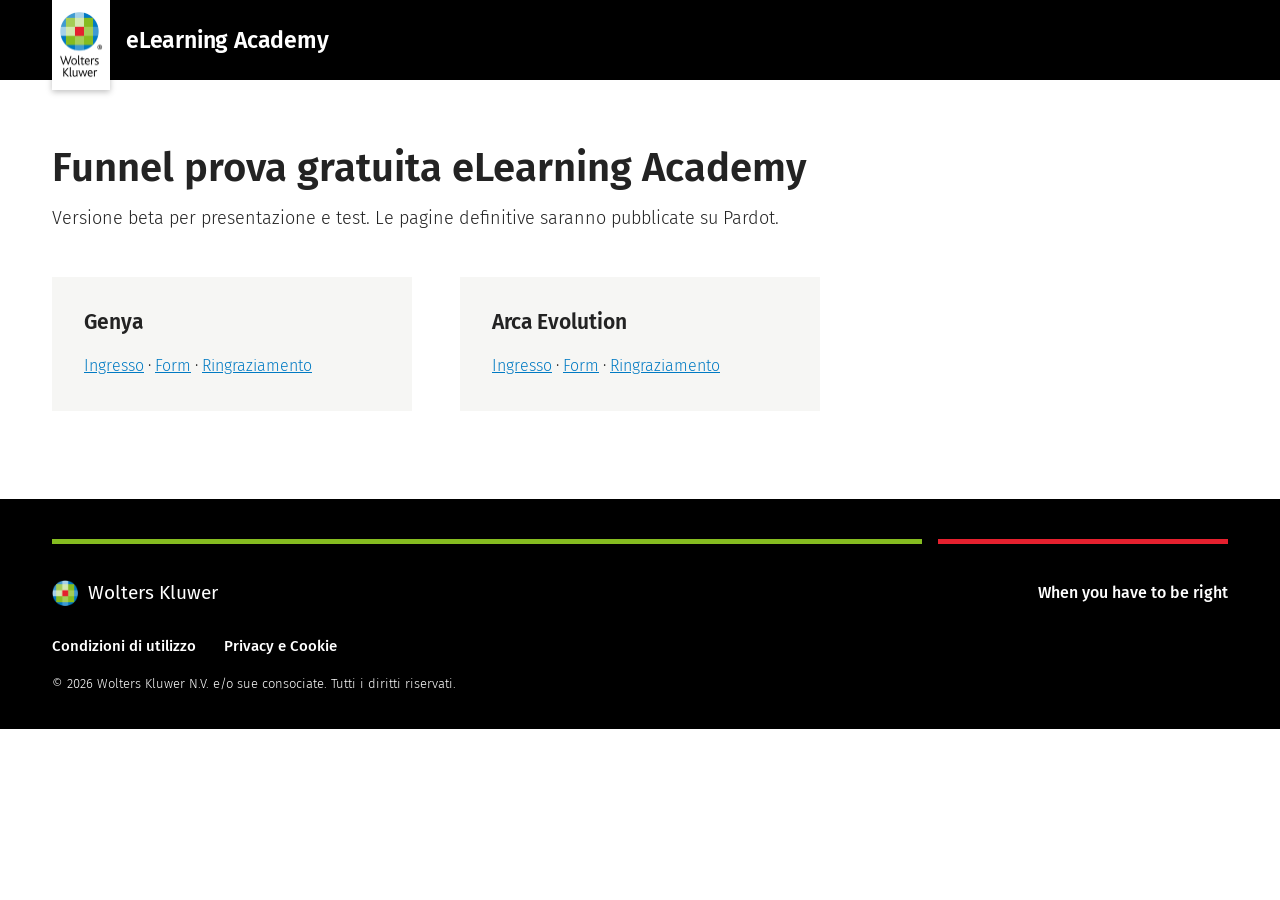
<file: index.html>
<!doctype html>
<html lang="it">
<head>
<meta charset="utf-8">
<meta name="viewport" content="width=device-width,initial-scale=1">
<title>Funnel prova gratuita eLearning Academy – beta</title>
<meta name="description" content="Indice dei funnel di prova">
<!-- BETA su GitHub Pages: non indicizzare. Togliere in Pardot se la pagina deve essere indicizzata. -->
<meta name="robots" content="noindex,nofollow">
<link rel="icon" href="assets/img/wk-globe.png">
<link rel="stylesheet" href="assets/css/funnel.css">
</head>
<body>
<a class="skip" href="#main">Vai al contenuto</a>
<header class="hd"><div class="wrap">
  <span class="logo-tab"><img src="assets/img/wk-logo-stacked.png" alt="Wolters Kluwer" width="44" height="68"></span>
  <span class="brand">eLearning Academy</span>
</div></header>

<main id="main" class="fp"><div class="wrap">
  <h1>Funnel prova gratuita eLearning Academy</h1>
  <p class="sub">Versione beta per presentazione e test. Le pagine definitive saranno pubblicate su Pardot.</p>
  <ul class="cards" style="text-align:left;margin-top:0">
    <li class="side"><h2>Genya</h2><p><a href="genya/index.html">Ingresso</a> · <a href="genya/form.html">Form</a> · <a href="genya/grazie.html">Ringraziamento</a></p></li>
    <li class="side"><h2>Arca Evolution</h2><p><a href="arca/index.html">Ingresso</a> · <a href="arca/form.html">Form</a> · <a href="arca/grazie.html">Ringraziamento</a></p></li>
  </ul>
</div></main>
<footer class="ft"><div class="wrap">
  <div class="bars" aria-hidden="true"><i class="bar-g"></i><i class="bar-r"></i></div>
  <div class="row">
    <div class="wk"><img src="assets/img/wk-globe.png" alt="" width="26" height="26">Wolters Kluwer</div>
    <div class="tag">When you have to be right</div>
  </div>
  <nav class="legal" aria-label="Note legali">
    <a href="https://www.wolterskluwer.com/it-it/terms-of-use" target="_blank" rel="noopener">Condizioni di utilizzo</a>
    <a href="https://www.wolterskluwer.com/it-it/privacy-cookies" target="_blank" rel="noopener">Privacy e Cookie</a>
  </nav>
  <div class="copy">© 2026 Wolters Kluwer N.V. e/o sue consociate. Tutti i diritti riservati.</div>
</div></footer>
</body>
</html>
</file>
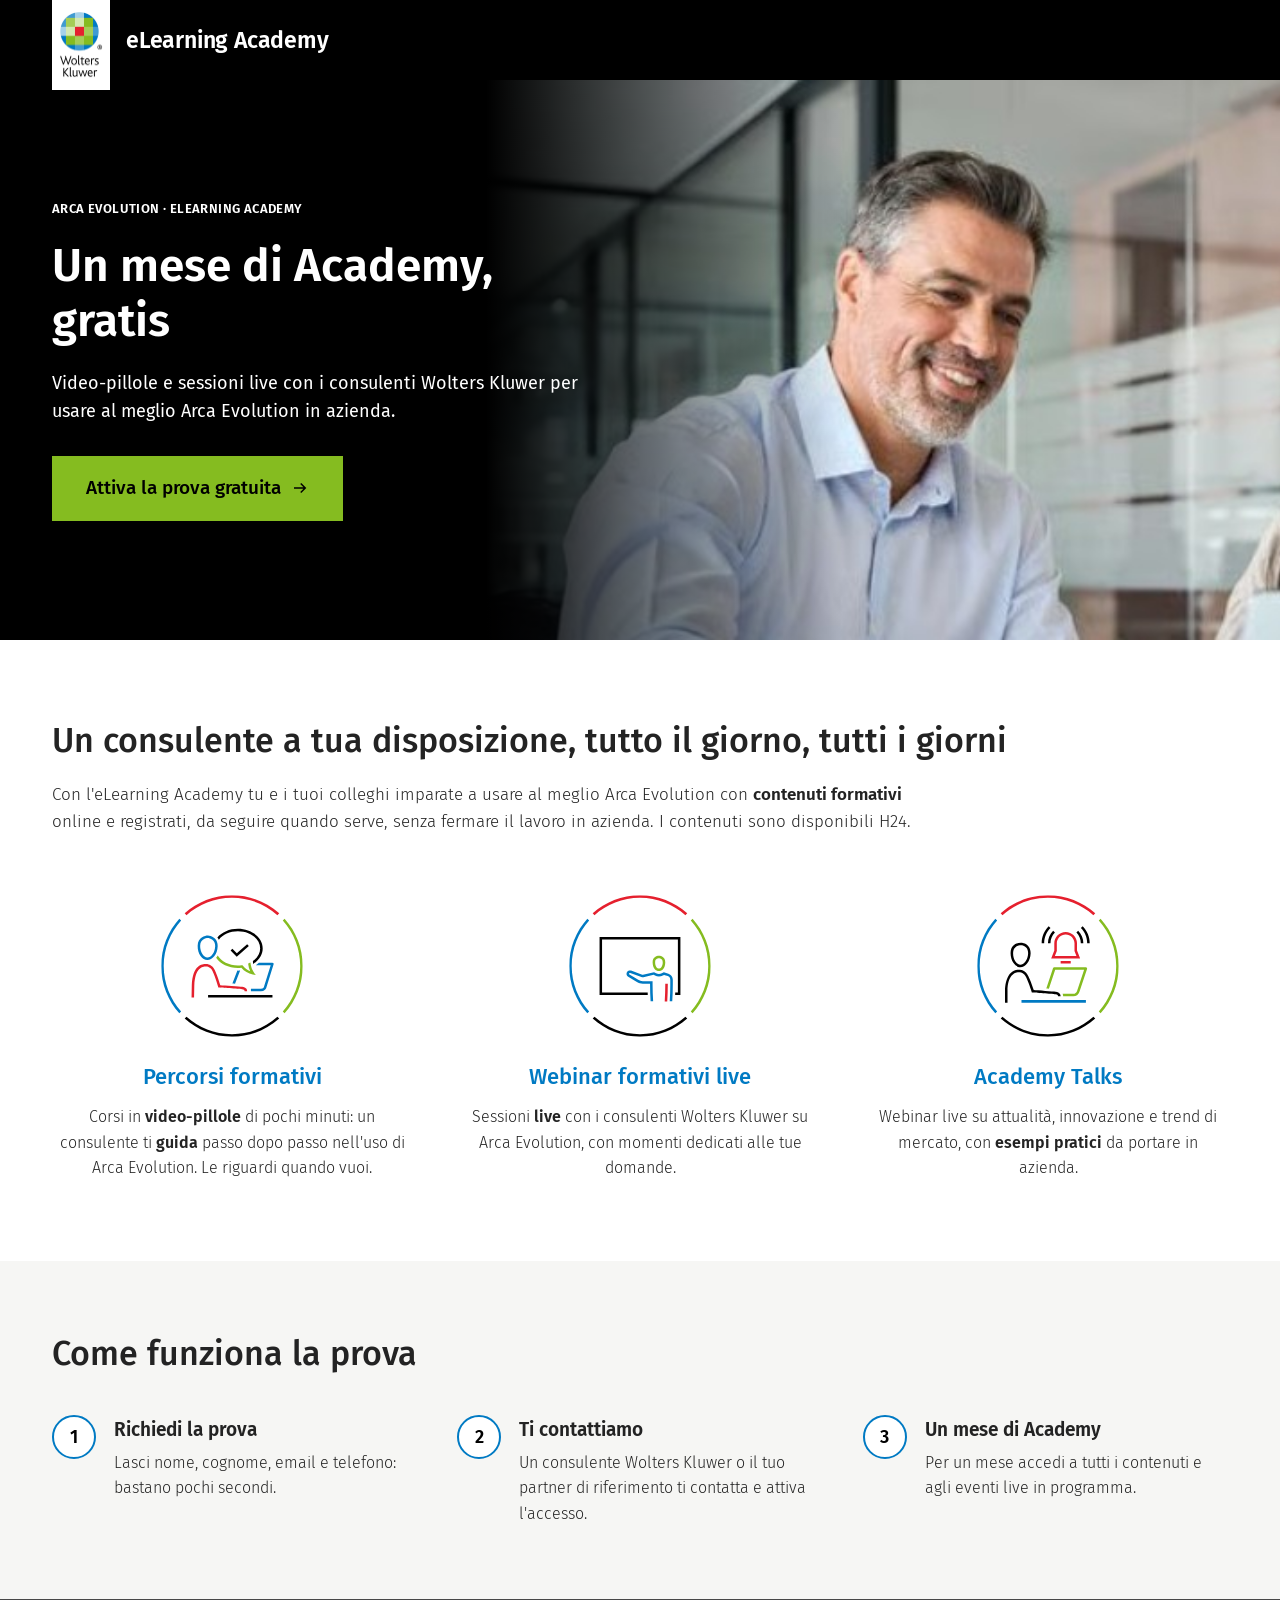
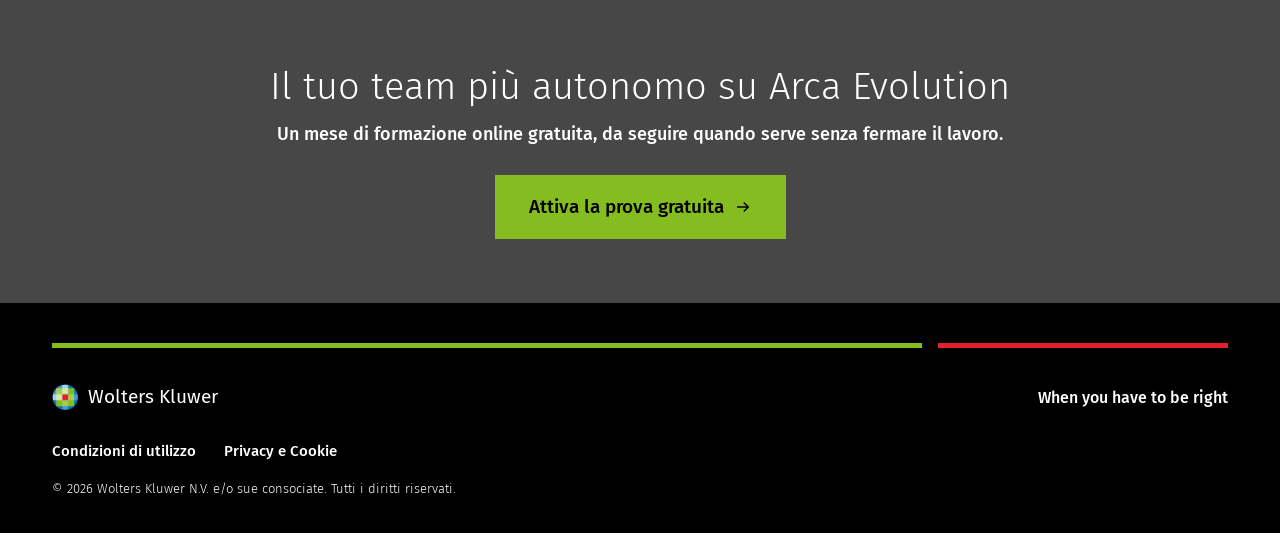
<file: arca/index.html>
<!doctype html>
<html lang="it">
<head>
<meta charset="utf-8">
<meta name="viewport" content="width=device-width,initial-scale=1">
<title>Prova gratuita eLearning Academy – Arca Evolution | Wolters Kluwer</title>
<meta name="description" content="Prova gratis per un mese l'eLearning Academy Wolters Kluwer per Arca Evolution.">
<!-- BETA su GitHub Pages: non indicizzare. Togliere in Pardot se la pagina deve essere indicizzata. -->
<meta name="robots" content="noindex,nofollow">
<link rel="icon" href="../assets/img/wk-globe.png">
<link rel="stylesheet" href="../assets/css/funnel.css">
</head>
<body>
<a class="skip" href="#main">Vai al contenuto</a>
<header class="hd"><div class="wrap">
  <span class="logo-tab"><img src="../assets/img/wk-logo-stacked.png" alt="Wolters Kluwer" width="44" height="68"></span>
  <span class="brand">eLearning Academy</span>
</div></header>

<main id="main">
<section class="hero">
  <div class="img" style="background-image:url(../assets/img/hero-arca.jpg);background-position:30% 35%" role="presentation"></div>
  <div class="wrap"><div class="txt">
    <div class="eyebrow">Arca Evolution · eLearning Academy</div>
    <h1>Un mese di Academy, gratis</h1>
    <p>Video-pillole e sessioni live con i consulenti Wolters Kluwer per usare al meglio Arca Evolution in azienda.</p>
    <a class="btn" href="form.html">Attiva la prova gratuita <svg viewBox="0 0 24 24" fill="none" stroke="currentColor" stroke-width="2" aria-hidden="true"><path d="M4 12h15M13 6l6 6-6 6"/></svg></a>
  </div></div>
</section>

<section class="sec"><div class="wrap">
  <h2>Un consulente a tua disposizione, tutto il giorno, tutti i giorni</h2>
  <p class="lead">Con l'eLearning Academy tu e i tuoi colleghi imparate a usare al meglio Arca Evolution con <b>contenuti formativi</b> online e registrati, da seguire quando serve, senza fermare il lavoro in azienda. I contenuti sono disponibili H24.</p>
  <ul class="cards">
    <li class="card"><img src="../assets/icons/person-desk-laptop-check.svg" alt="" width="150" height="150"><h3>Percorsi formativi</h3><p>Corsi in <b>video-pillole</b> di pochi minuti: un consulente ti <b>guida</b> passo dopo passo nell'uso di Arca Evolution. Le riguardi quando vuoi.</p></li>
    <li class="card"><img src="../assets/icons/presenter-screen.svg" alt="" width="150" height="150"><h3>Webinar formativi live</h3><p>Sessioni <b>live</b> con i consulenti Wolters Kluwer su Arca Evolution, con momenti dedicati alle tue domande.</p></li>
    <li class="card"><img src="../assets/icons/user-alarm.svg" alt="" width="150" height="150"><h3>Academy Talks</h3><p>Webinar live su attualità, innovazione e trend di mercato, con <b>esempi pratici</b> da portare in azienda.</p></li>
  </ul>
</div></section>

<section class="steps-sec"><div class="wrap">
  <h2>Come funziona la prova</h2>
  <ol class="steps">
    <li class="step"><span class="n" aria-hidden="true">1</span><div><h3>Richiedi la prova</h3><p>Lasci nome, cognome, email e telefono: bastano pochi secondi.</p></div></li>
    <li class="step"><span class="n" aria-hidden="true">2</span><div><h3>Ti contattiamo</h3><p>Un consulente Wolters Kluwer o il tuo partner di riferimento ti contatta e attiva l'accesso.</p></div></li>
    <li class="step"><span class="n" aria-hidden="true">3</span><div><h3>Un mese di Academy</h3><p>Per un mese accedi a tutti i contenuti e agli eventi live in programma.</p></div></li>
  </ol>
</div></section>

<section class="band"><div class="wrap">
  <h2>Il tuo team più autonomo su Arca Evolution</h2>
  <p>Un mese di formazione online gratuita, da seguire quando serve senza fermare il lavoro.</p>
  <a class="btn" href="form.html">Attiva la prova gratuita <svg viewBox="0 0 24 24" fill="none" stroke="currentColor" stroke-width="2" aria-hidden="true"><path d="M4 12h15M13 6l6 6-6 6"/></svg></a>
</div></section>
</main>
<footer class="ft"><div class="wrap">
  <div class="bars" aria-hidden="true"><i class="bar-g"></i><i class="bar-r"></i></div>
  <div class="row">
    <div class="wk"><img src="../assets/img/wk-globe.png" alt="" width="26" height="26">Wolters Kluwer</div>
    <div class="tag">When you have to be right</div>
  </div>
  <nav class="legal" aria-label="Note legali">
    <a href="https://www.wolterskluwer.com/it-it/terms-of-use" target="_blank" rel="noopener">Condizioni di utilizzo</a>
    <a href="https://www.wolterskluwer.com/it-it/privacy-cookies" target="_blank" rel="noopener">Privacy e Cookie</a>
  </nav>
  <div class="copy">© 2026 Wolters Kluwer N.V. e/o sue consociate. Tutti i diritti riservati.</div>
</div></footer>
</body>
</html>
</file>
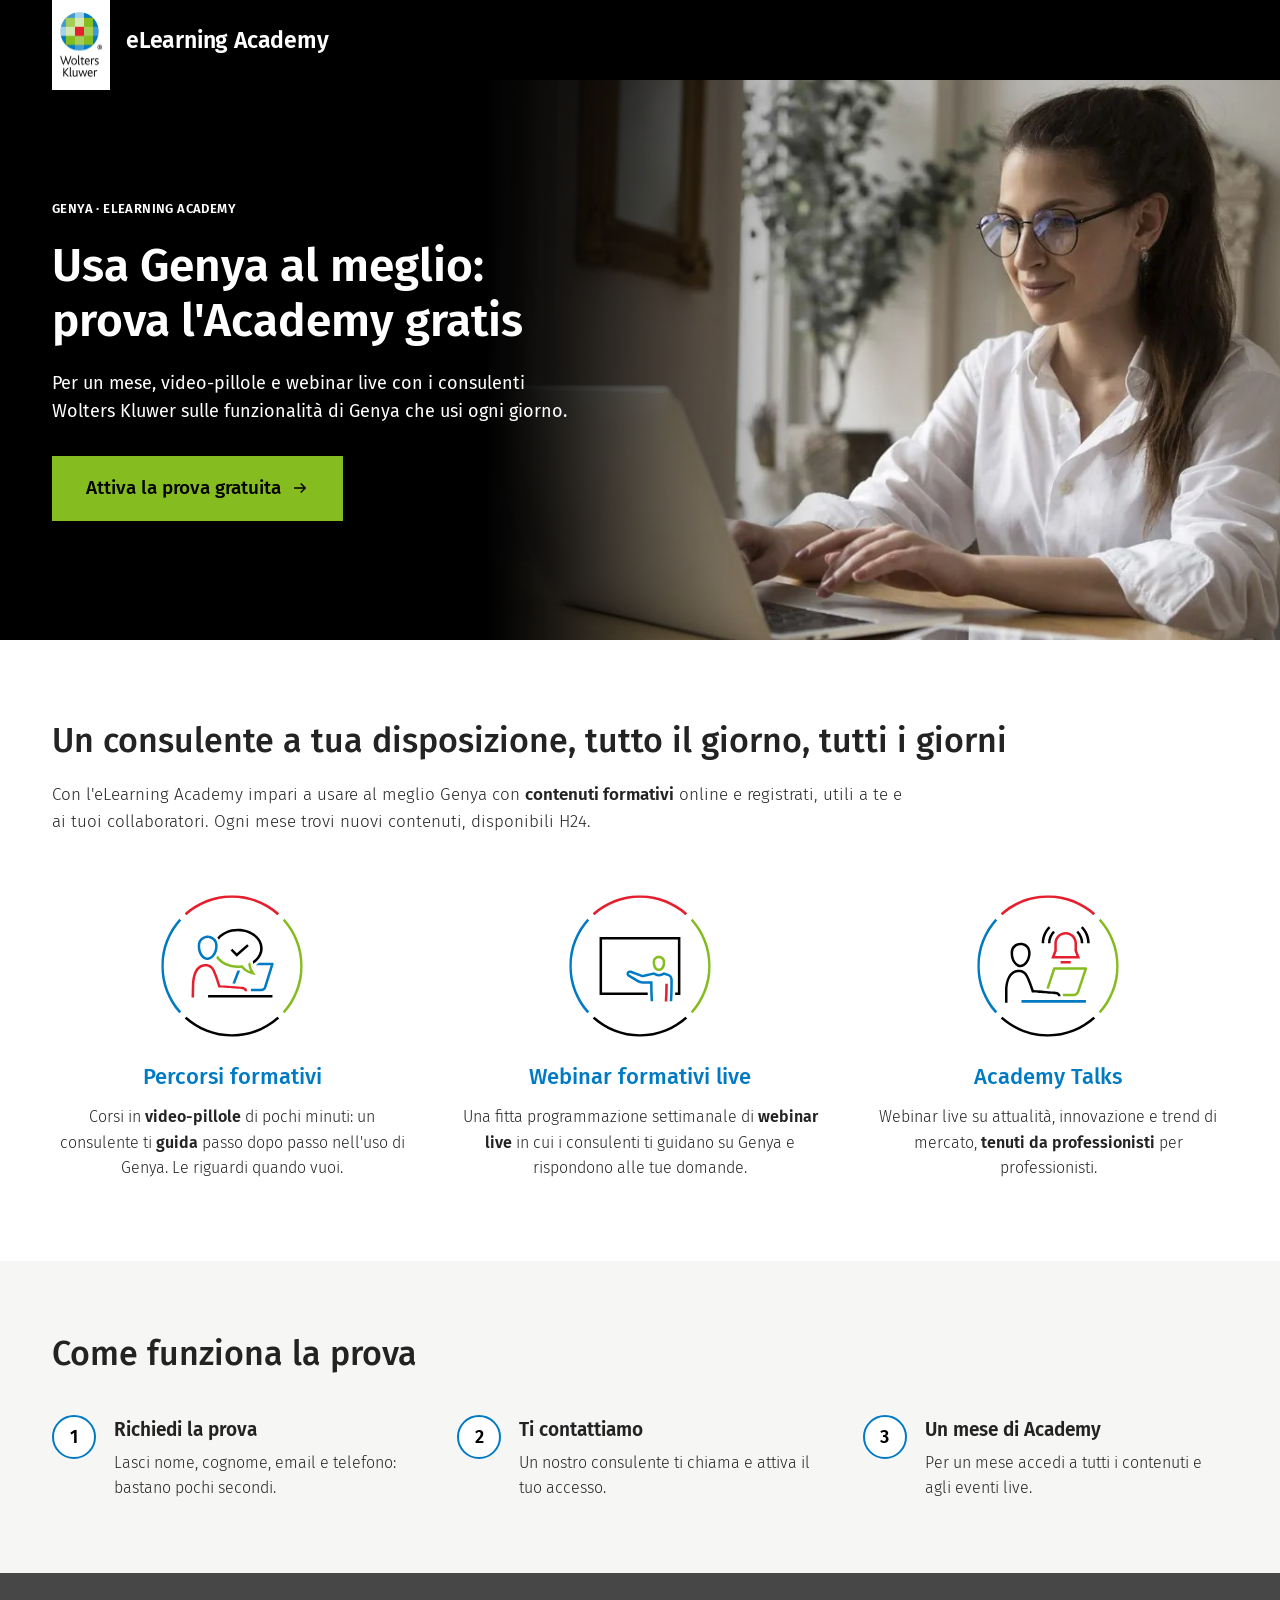
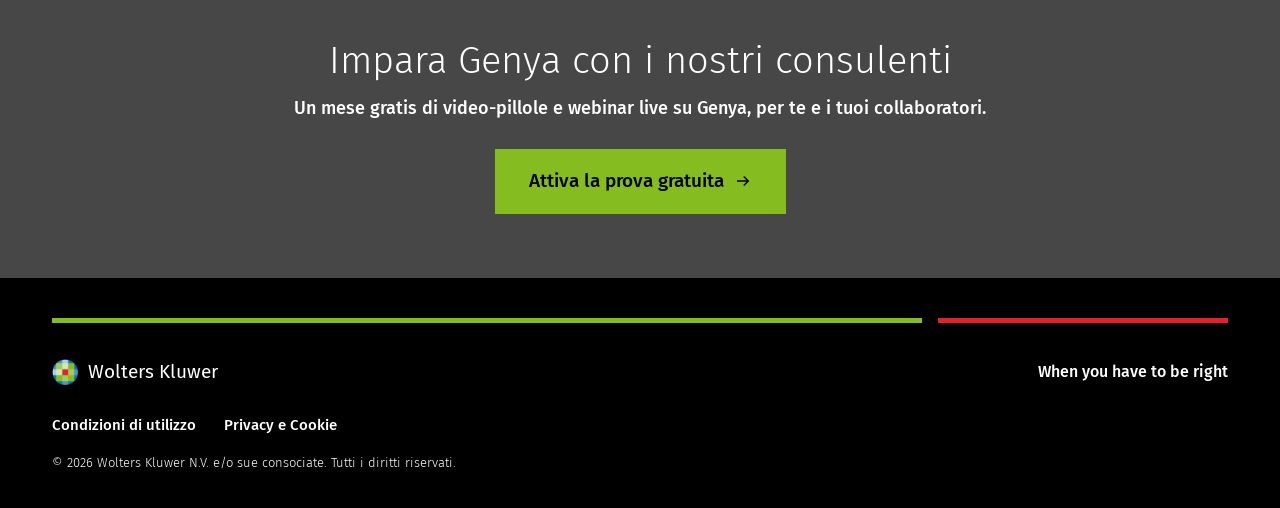
<file: genya/index.html>
<!doctype html>
<html lang="it">
<head>
<meta charset="utf-8">
<meta name="viewport" content="width=device-width,initial-scale=1">
<title>Prova gratuita eLearning Academy – Genya | Wolters Kluwer</title>
<meta name="description" content="Prova gratis per un mese l'eLearning Academy Wolters Kluwer per Genya.">
<!-- BETA su GitHub Pages: non indicizzare. Togliere in Pardot se la pagina deve essere indicizzata. -->
<meta name="robots" content="noindex,nofollow">
<link rel="icon" href="../assets/img/wk-globe.png">
<link rel="stylesheet" href="../assets/css/funnel.css">
</head>
<body>
<a class="skip" href="#main">Vai al contenuto</a>
<header class="hd"><div class="wrap">
  <span class="logo-tab"><img src="../assets/img/wk-logo-stacked.png" alt="Wolters Kluwer" width="44" height="68"></span>
  <span class="brand">eLearning Academy</span>
</div></header>

<main id="main">
<section class="hero">
  <div class="img" style="background-image:url(../assets/img/hero-genya.jpg);background-position:center" role="presentation"></div>
  <div class="wrap"><div class="txt">
    <div class="eyebrow">Genya · eLearning Academy</div>
    <h1>Usa Genya al meglio: prova l'Academy gratis</h1>
    <p>Per un mese, video-pillole e webinar live con i consulenti Wolters Kluwer sulle funzionalità di Genya che usi ogni giorno.</p>
    <a class="btn" href="form.html">Attiva la prova gratuita <svg viewBox="0 0 24 24" fill="none" stroke="currentColor" stroke-width="2" aria-hidden="true"><path d="M4 12h15M13 6l6 6-6 6"/></svg></a>
  </div></div>
</section>

<section class="sec"><div class="wrap">
  <h2>Un consulente a tua disposizione, tutto il giorno, tutti i giorni</h2>
  <p class="lead">Con l'eLearning Academy impari a usare al meglio Genya con <b>contenuti formativi</b> online e registrati, utili a te e ai tuoi collaboratori. Ogni mese trovi nuovi contenuti, disponibili H24.</p>
  <ul class="cards">
    <li class="card"><img src="../assets/icons/person-desk-laptop-check.svg" alt="" width="150" height="150"><h3>Percorsi formativi</h3><p>Corsi in <b>video-pillole</b> di pochi minuti: un consulente ti <b>guida</b> passo dopo passo nell'uso di Genya. Le riguardi quando vuoi.</p></li>
    <li class="card"><img src="../assets/icons/presenter-screen.svg" alt="" width="150" height="150"><h3>Webinar formativi live</h3><p>Una fitta programmazione settimanale di <b>webinar live</b> in cui i consulenti ti guidano su Genya e rispondono alle tue domande.</p></li>
    <li class="card"><img src="../assets/icons/user-alarm.svg" alt="" width="150" height="150"><h3>Academy Talks</h3><p>Webinar live su attualità, innovazione e trend di mercato, <b>tenuti da professionisti</b> per professionisti.</p></li>
  </ul>
</div></section>

<section class="steps-sec"><div class="wrap">
  <h2>Come funziona la prova</h2>
  <ol class="steps">
    <li class="step"><span class="n" aria-hidden="true">1</span><div><h3>Richiedi la prova</h3><p>Lasci nome, cognome, email e telefono: bastano pochi secondi.</p></div></li>
    <li class="step"><span class="n" aria-hidden="true">2</span><div><h3>Ti contattiamo</h3><p>Un nostro consulente ti chiama e attiva il tuo accesso.</p></div></li>
    <li class="step"><span class="n" aria-hidden="true">3</span><div><h3>Un mese di Academy</h3><p>Per un mese accedi a tutti i contenuti e agli eventi live.</p></div></li>
  </ol>
</div></section>

<section class="band"><div class="wrap">
  <h2>Impara Genya con i nostri consulenti</h2>
  <p>Un mese gratis di video-pillole e webinar live su Genya, per te e i tuoi collaboratori.</p>
  <a class="btn" href="form.html">Attiva la prova gratuita <svg viewBox="0 0 24 24" fill="none" stroke="currentColor" stroke-width="2" aria-hidden="true"><path d="M4 12h15M13 6l6 6-6 6"/></svg></a>
</div></section>
</main>
<footer class="ft"><div class="wrap">
  <div class="bars" aria-hidden="true"><i class="bar-g"></i><i class="bar-r"></i></div>
  <div class="row">
    <div class="wk"><img src="../assets/img/wk-globe.png" alt="" width="26" height="26">Wolters Kluwer</div>
    <div class="tag">When you have to be right</div>
  </div>
  <nav class="legal" aria-label="Note legali">
    <a href="https://www.wolterskluwer.com/it-it/terms-of-use" target="_blank" rel="noopener">Condizioni di utilizzo</a>
    <a href="https://www.wolterskluwer.com/it-it/privacy-cookies" target="_blank" rel="noopener">Privacy e Cookie</a>
  </nav>
  <div class="copy">© 2026 Wolters Kluwer N.V. e/o sue consociate. Tutti i diritti riservati.</div>
</div></footer>
</body>
</html>
</file>
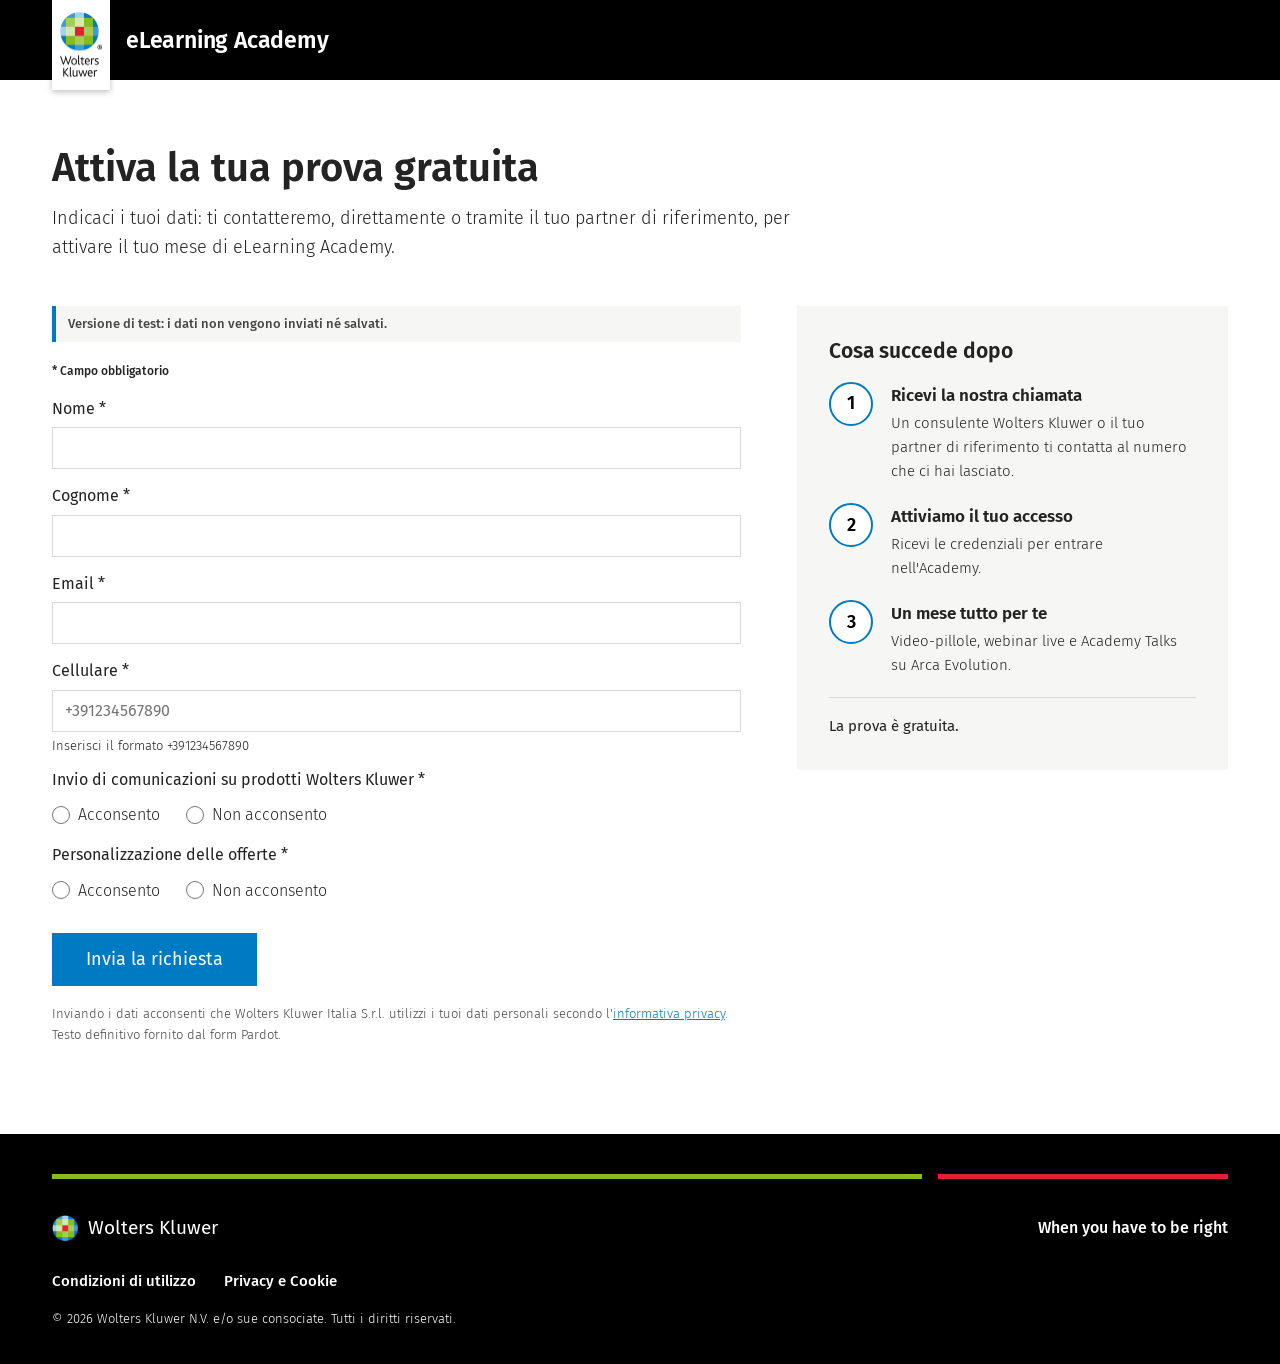
<file: arca/form.html>
<!doctype html>
<html lang="it">
<head>
<meta charset="utf-8">
<meta name="viewport" content="width=device-width,initial-scale=1">
<title>Attiva la prova gratuita – eLearning Academy Arca Evolution | Wolters Kluwer</title>
<meta name="description" content="Richiedi il tuo mese di prova gratuita dell'eLearning Academy Wolters Kluwer.">
<!-- BETA su GitHub Pages: non indicizzare. Togliere in Pardot se la pagina deve essere indicizzata. -->
<meta name="robots" content="noindex,nofollow">
<link rel="icon" href="../assets/img/wk-globe.png">
<link rel="stylesheet" href="../assets/css/funnel.css">
</head>
<body>
<a class="skip" href="#main">Vai al contenuto</a>
<header class="hd"><div class="wrap">
  <span class="logo-tab"><img src="../assets/img/wk-logo-stacked.png" alt="Wolters Kluwer" width="44" height="68"></span>
  <span class="brand">eLearning Academy</span>
</div></header>

<main id="main" class="fp"><div class="wrap">
  <h1>Attiva la tua prova gratuita</h1>
  <p class="sub">Indicaci i tuoi dati: ti contatteremo, direttamente o tramite il tuo partner di riferimento, per attivare il tuo mese di eLearning Academy.</p>
  <div class="fgrid">
    <div class="form-area">
<!-- ===================== PARDOT FORM: INIZIO ===================== -->
<!-- In Pardot sostituire TUTTO questo blocco con il form Pardot
     (codice iframe del form, oppure %%content%% nel layout template).
     Campi: Nome, Cognome, Email, Cellulare + consensi privacy.
     Campo nascosto consigliato: prodotto = "Arca Evolution".
     Completion action del form: redirect a grazie.html di questo funnel. -->
      <p class="beta-note">Versione di test: i dati non vengono inviati né salvati.</p>
      <form class="f" id="trial-form" novalidate>
        <input type="hidden" name="prodotto" value="Arca Evolution">
        <p class="req">* Campo obbligatorio</p>
        <label for="nome">Nome *</label>
        <input type="text" id="nome" name="nome" autocomplete="given-name" required>
        <label for="cognome">Cognome *</label>
        <input type="text" id="cognome" name="cognome" autocomplete="family-name" required>
        <label for="email">Email *</label>
        <input type="email" id="email" name="email" autocomplete="email" required>
        <label for="cell">Cellulare *</label>
        <input type="tel" id="cell" name="cellulare" autocomplete="tel" placeholder="+391234567890" pattern="\+?[0-9 ]{8,16}" required aria-describedby="cell-hint">
        <p class="hint" id="cell-hint">Inserisci il formato +391234567890</p>
        <fieldset>
          <legend>Invio di comunicazioni su prodotti Wolters Kluwer *</legend>
          <div class="radios">
            <label><input type="radio" name="consenso_com" value="si" required> Acconsento</label>
            <label><input type="radio" name="consenso_com" value="no"> Non acconsento</label>
          </div>
        </fieldset>
        <fieldset>
          <legend>Personalizzazione delle offerte *</legend>
          <div class="radios">
            <label><input type="radio" name="consenso_prof" value="si" required> Acconsento</label>
            <label><input type="radio" name="consenso_prof" value="no"> Non acconsento</label>
          </div>
        </fieldset>
        <button type="submit">Invia la richiesta</button>
        <p class="privacy">Inviando i dati acconsenti che Wolters Kluwer Italia S.r.l. utilizzi i tuoi dati personali secondo l'<a href="https://www.wolterskluwer.com/it-it/privacy-cookies" target="_blank" rel="noopener">informativa privacy</a>. Testo definitivo fornito dal form Pardot.</p>
      </form>
      <script>
      // Solo per la beta: controlla i campi e passa alla pagina di ringraziamento senza inviare dati.
      document.getElementById('trial-form').addEventListener('submit', function (e) {
        e.preventDefault();
        if (this.reportValidity()) window.location.href = 'grazie.html';
      });
      </script>
<!-- ===================== PARDOT FORM: FINE ======================= -->
    </div>
    <aside class="side" aria-labelledby="dopo">
      <h2 id="dopo">Cosa succede dopo</h2>
      <ol class="steps">
        <li class="step"><span class="n" aria-hidden="true">1</span><div><h3>Ricevi la nostra chiamata</h3><p>Un consulente Wolters Kluwer o il tuo partner di riferimento ti contatta al numero che ci hai lasciato.</p></div></li>
        <li class="step"><span class="n" aria-hidden="true">2</span><div><h3>Attiviamo il tuo accesso</h3><p>Ricevi le credenziali per entrare nell'Academy.</p></div></li>
        <li class="step"><span class="n" aria-hidden="true">3</span><div><h3>Un mese tutto per te</h3><p>Video-pillole, webinar live e Academy Talks su Arca Evolution.</p></div></li>
      </ol>
      <p class="free">La prova è gratuita.</p>
    </aside>
  </div>
</div></main>
<footer class="ft"><div class="wrap">
  <div class="bars" aria-hidden="true"><i class="bar-g"></i><i class="bar-r"></i></div>
  <div class="row">
    <div class="wk"><img src="../assets/img/wk-globe.png" alt="" width="26" height="26">Wolters Kluwer</div>
    <div class="tag">When you have to be right</div>
  </div>
  <nav class="legal" aria-label="Note legali">
    <a href="https://www.wolterskluwer.com/it-it/terms-of-use" target="_blank" rel="noopener">Condizioni di utilizzo</a>
    <a href="https://www.wolterskluwer.com/it-it/privacy-cookies" target="_blank" rel="noopener">Privacy e Cookie</a>
  </nav>
  <div class="copy">© 2026 Wolters Kluwer N.V. e/o sue consociate. Tutti i diritti riservati.</div>
</div></footer>
</body>
</html>
</file>
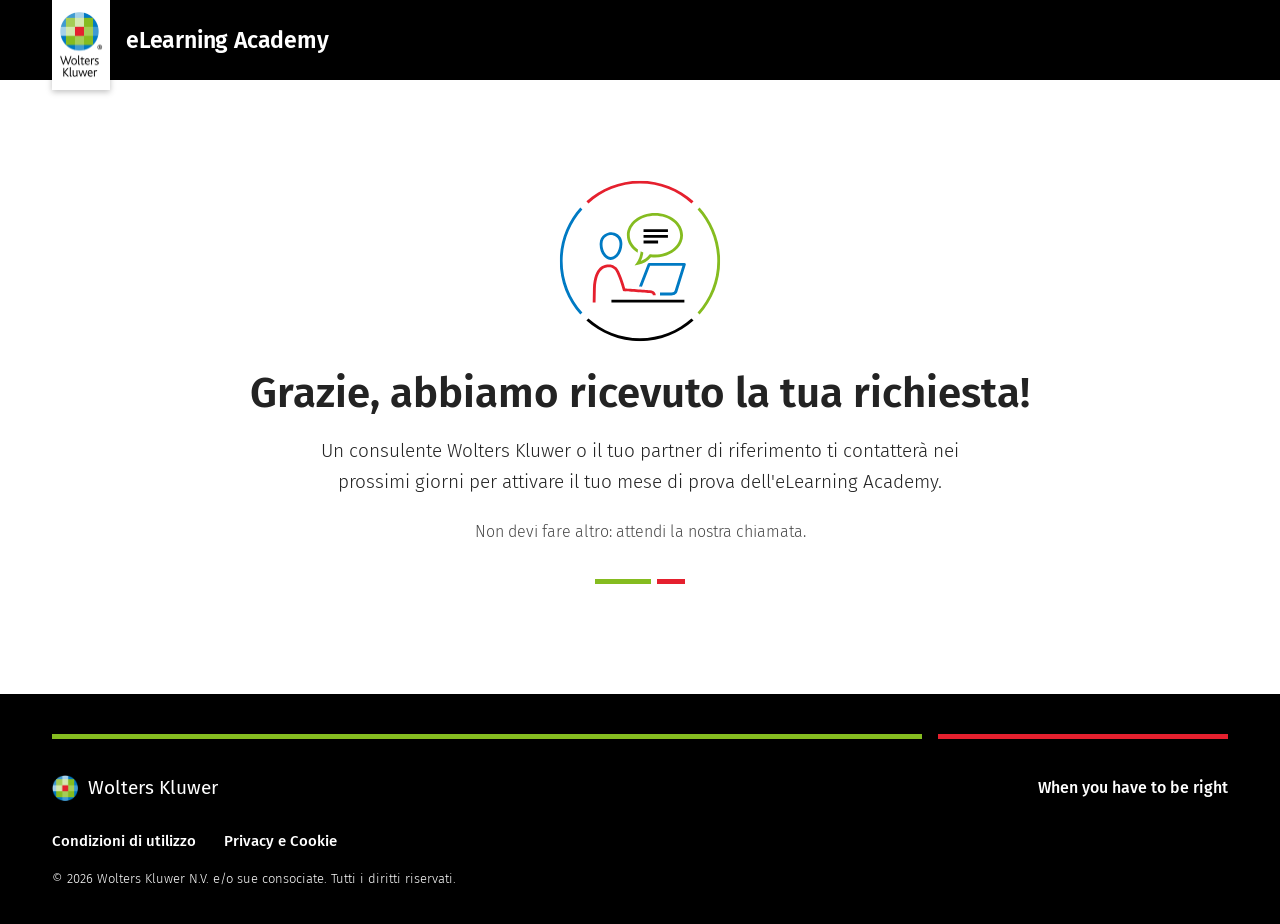
<file: arca/grazie.html>
<!doctype html>
<html lang="it">
<head>
<meta charset="utf-8">
<meta name="viewport" content="width=device-width,initial-scale=1">
<title>Richiesta ricevuta – eLearning Academy Arca Evolution | Wolters Kluwer</title>
<meta name="description" content="Grazie, abbiamo ricevuto la tua richiesta di prova gratuita.">
<!-- BETA su GitHub Pages: non indicizzare. Togliere in Pardot se la pagina deve essere indicizzata. -->
<meta name="robots" content="noindex,nofollow">
<link rel="icon" href="../assets/img/wk-globe.png">
<link rel="stylesheet" href="../assets/css/funnel.css">
</head>
<body>
<a class="skip" href="#main">Vai al contenuto</a>
<header class="hd"><div class="wrap">
  <span class="logo-tab"><img src="../assets/img/wk-logo-stacked.png" alt="Wolters Kluwer" width="44" height="68"></span>
  <span class="brand">eLearning Academy</span>
</div></header>

<main id="main" class="ty"><div class="wrap">
  <img src="../assets/icons/person-laptop-call.svg" alt="" width="170" height="170">
  <h1>Grazie, abbiamo ricevuto la tua richiesta!</h1>
  <p>Un consulente Wolters Kluwer o il tuo partner di riferimento ti contatterà nei prossimi giorni per attivare il tuo mese di prova dell'eLearning Academy.</p>
  <p class="small">Non devi fare altro: attendi la nostra chiamata.</p>
  <div class="rule" aria-hidden="true"><i class="bar-g"></i><i class="bar-r"></i></div>
</div></main>
<footer class="ft"><div class="wrap">
  <div class="bars" aria-hidden="true"><i class="bar-g"></i><i class="bar-r"></i></div>
  <div class="row">
    <div class="wk"><img src="../assets/img/wk-globe.png" alt="" width="26" height="26">Wolters Kluwer</div>
    <div class="tag">When you have to be right</div>
  </div>
  <nav class="legal" aria-label="Note legali">
    <a href="https://www.wolterskluwer.com/it-it/terms-of-use" target="_blank" rel="noopener">Condizioni di utilizzo</a>
    <a href="https://www.wolterskluwer.com/it-it/privacy-cookies" target="_blank" rel="noopener">Privacy e Cookie</a>
  </nav>
  <div class="copy">© 2026 Wolters Kluwer N.V. e/o sue consociate. Tutti i diritti riservati.</div>
</div></footer>
</body>
</html>
</file>
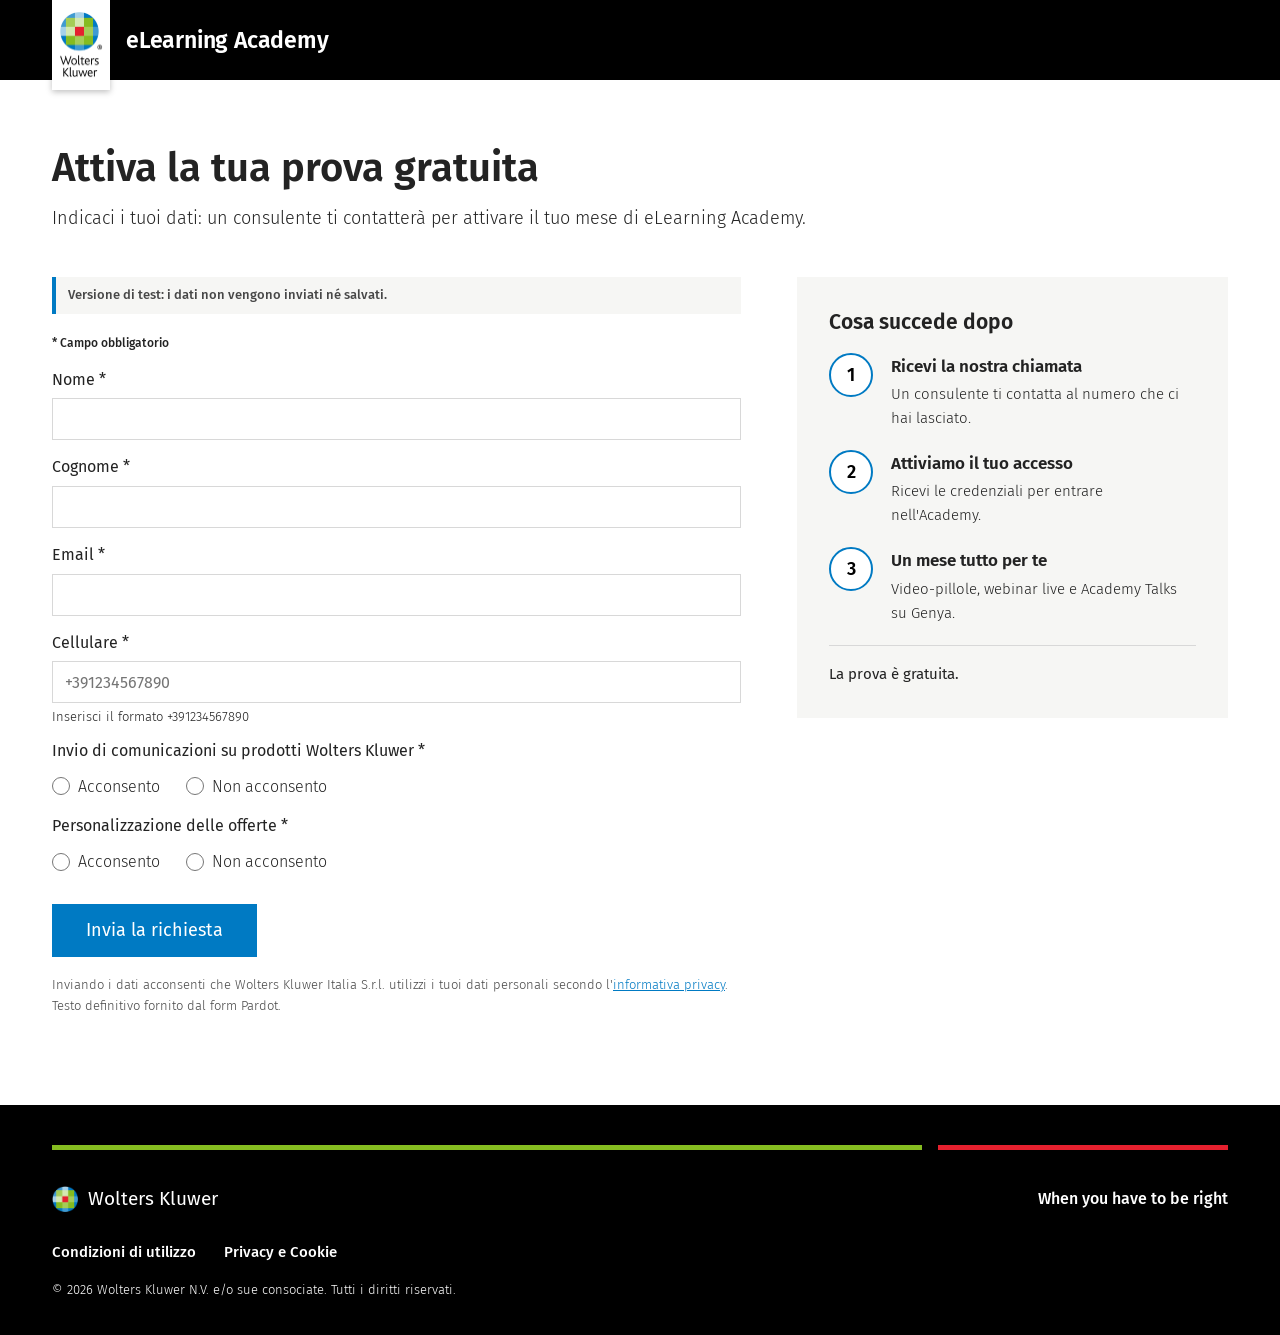
<file: genya/form.html>
<!doctype html>
<html lang="it">
<head>
<meta charset="utf-8">
<meta name="viewport" content="width=device-width,initial-scale=1">
<title>Attiva la prova gratuita – eLearning Academy Genya | Wolters Kluwer</title>
<meta name="description" content="Richiedi il tuo mese di prova gratuita dell'eLearning Academy Wolters Kluwer.">
<!-- BETA su GitHub Pages: non indicizzare. Togliere in Pardot se la pagina deve essere indicizzata. -->
<meta name="robots" content="noindex,nofollow">
<link rel="icon" href="../assets/img/wk-globe.png">
<link rel="stylesheet" href="../assets/css/funnel.css">
</head>
<body>
<a class="skip" href="#main">Vai al contenuto</a>
<header class="hd"><div class="wrap">
  <span class="logo-tab"><img src="../assets/img/wk-logo-stacked.png" alt="Wolters Kluwer" width="44" height="68"></span>
  <span class="brand">eLearning Academy</span>
</div></header>

<main id="main" class="fp"><div class="wrap">
  <h1>Attiva la tua prova gratuita</h1>
  <p class="sub">Indicaci i tuoi dati: un consulente ti contatterà per attivare il tuo mese di eLearning Academy.</p>
  <div class="fgrid">
    <div class="form-area">
<!-- ===================== PARDOT FORM: INIZIO ===================== -->
<!-- In Pardot sostituire TUTTO questo blocco con il form Pardot
     (codice iframe del form, oppure %%content%% nel layout template).
     Campi: Nome, Cognome, Email, Cellulare + consensi privacy.
     Campo nascosto consigliato: prodotto = "Genya".
     Completion action del form: redirect a grazie.html di questo funnel. -->
      <p class="beta-note">Versione di test: i dati non vengono inviati né salvati.</p>
      <form class="f" id="trial-form" novalidate>
        <input type="hidden" name="prodotto" value="Genya">
        <p class="req">* Campo obbligatorio</p>
        <label for="nome">Nome *</label>
        <input type="text" id="nome" name="nome" autocomplete="given-name" required>
        <label for="cognome">Cognome *</label>
        <input type="text" id="cognome" name="cognome" autocomplete="family-name" required>
        <label for="email">Email *</label>
        <input type="email" id="email" name="email" autocomplete="email" required>
        <label for="cell">Cellulare *</label>
        <input type="tel" id="cell" name="cellulare" autocomplete="tel" placeholder="+391234567890" pattern="\+?[0-9 ]{8,16}" required aria-describedby="cell-hint">
        <p class="hint" id="cell-hint">Inserisci il formato +391234567890</p>
        <fieldset>
          <legend>Invio di comunicazioni su prodotti Wolters Kluwer *</legend>
          <div class="radios">
            <label><input type="radio" name="consenso_com" value="si" required> Acconsento</label>
            <label><input type="radio" name="consenso_com" value="no"> Non acconsento</label>
          </div>
        </fieldset>
        <fieldset>
          <legend>Personalizzazione delle offerte *</legend>
          <div class="radios">
            <label><input type="radio" name="consenso_prof" value="si" required> Acconsento</label>
            <label><input type="radio" name="consenso_prof" value="no"> Non acconsento</label>
          </div>
        </fieldset>
        <button type="submit">Invia la richiesta</button>
        <p class="privacy">Inviando i dati acconsenti che Wolters Kluwer Italia S.r.l. utilizzi i tuoi dati personali secondo l'<a href="https://www.wolterskluwer.com/it-it/privacy-cookies" target="_blank" rel="noopener">informativa privacy</a>. Testo definitivo fornito dal form Pardot.</p>
      </form>
      <script>
      // Solo per la beta: controlla i campi e passa alla pagina di ringraziamento senza inviare dati.
      document.getElementById('trial-form').addEventListener('submit', function (e) {
        e.preventDefault();
        if (this.reportValidity()) window.location.href = 'grazie.html';
      });
      </script>
<!-- ===================== PARDOT FORM: FINE ======================= -->
    </div>
    <aside class="side" aria-labelledby="dopo">
      <h2 id="dopo">Cosa succede dopo</h2>
      <ol class="steps">
        <li class="step"><span class="n" aria-hidden="true">1</span><div><h3>Ricevi la nostra chiamata</h3><p>Un consulente ti contatta al numero che ci hai lasciato.</p></div></li>
        <li class="step"><span class="n" aria-hidden="true">2</span><div><h3>Attiviamo il tuo accesso</h3><p>Ricevi le credenziali per entrare nell'Academy.</p></div></li>
        <li class="step"><span class="n" aria-hidden="true">3</span><div><h3>Un mese tutto per te</h3><p>Video-pillole, webinar live e Academy Talks su Genya.</p></div></li>
      </ol>
      <p class="free">La prova è gratuita.</p>
    </aside>
  </div>
</div></main>
<footer class="ft"><div class="wrap">
  <div class="bars" aria-hidden="true"><i class="bar-g"></i><i class="bar-r"></i></div>
  <div class="row">
    <div class="wk"><img src="../assets/img/wk-globe.png" alt="" width="26" height="26">Wolters Kluwer</div>
    <div class="tag">When you have to be right</div>
  </div>
  <nav class="legal" aria-label="Note legali">
    <a href="https://www.wolterskluwer.com/it-it/terms-of-use" target="_blank" rel="noopener">Condizioni di utilizzo</a>
    <a href="https://www.wolterskluwer.com/it-it/privacy-cookies" target="_blank" rel="noopener">Privacy e Cookie</a>
  </nav>
  <div class="copy">© 2026 Wolters Kluwer N.V. e/o sue consociate. Tutti i diritti riservati.</div>
</div></footer>
</body>
</html>
</file>
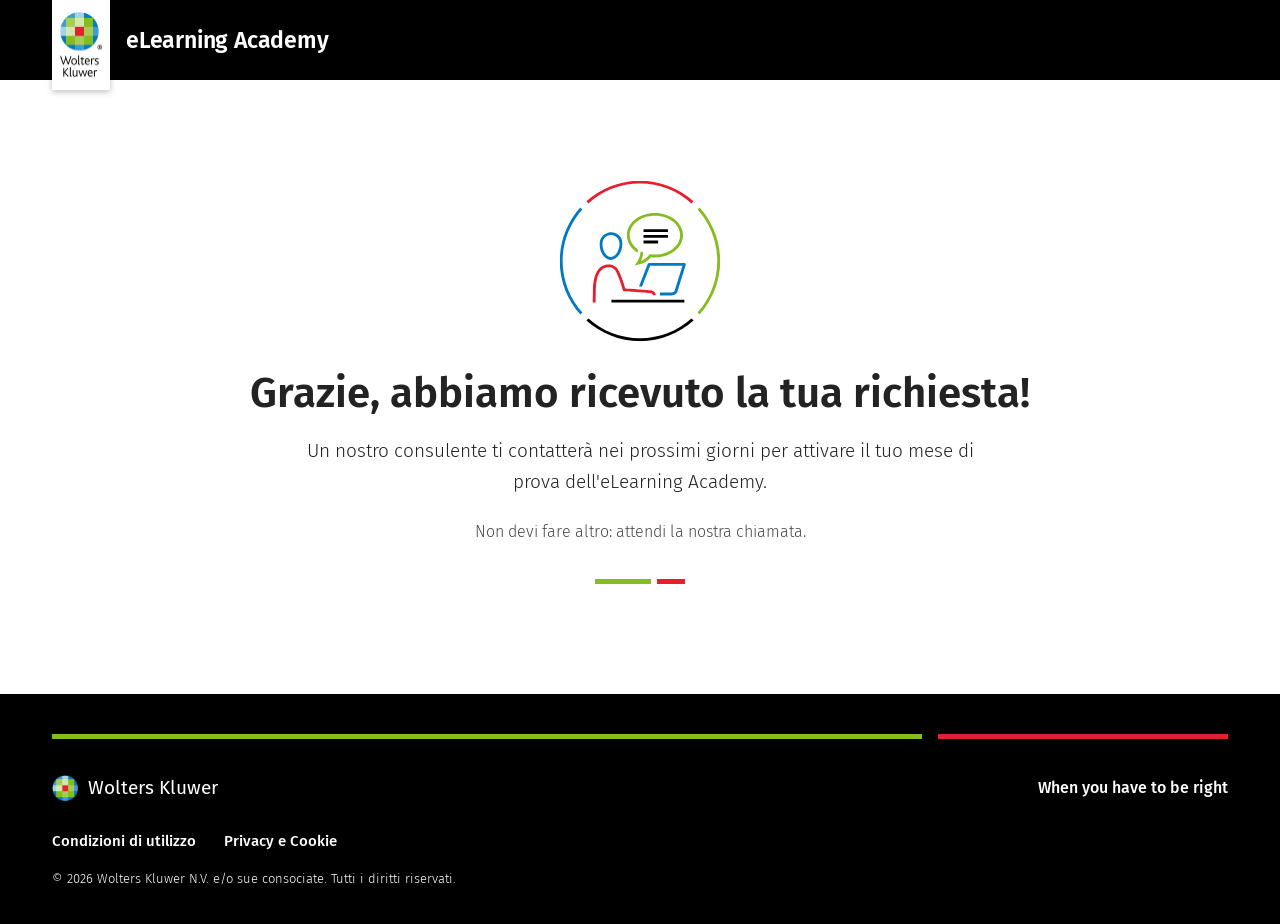
<file: genya/grazie.html>
<!doctype html>
<html lang="it">
<head>
<meta charset="utf-8">
<meta name="viewport" content="width=device-width,initial-scale=1">
<title>Richiesta ricevuta – eLearning Academy Genya | Wolters Kluwer</title>
<meta name="description" content="Grazie, abbiamo ricevuto la tua richiesta di prova gratuita.">
<!-- BETA su GitHub Pages: non indicizzare. Togliere in Pardot se la pagina deve essere indicizzata. -->
<meta name="robots" content="noindex,nofollow">
<link rel="icon" href="../assets/img/wk-globe.png">
<link rel="stylesheet" href="../assets/css/funnel.css">
</head>
<body>
<a class="skip" href="#main">Vai al contenuto</a>
<header class="hd"><div class="wrap">
  <span class="logo-tab"><img src="../assets/img/wk-logo-stacked.png" alt="Wolters Kluwer" width="44" height="68"></span>
  <span class="brand">eLearning Academy</span>
</div></header>

<main id="main" class="ty"><div class="wrap">
  <img src="../assets/icons/person-laptop-call.svg" alt="" width="170" height="170">
  <h1>Grazie, abbiamo ricevuto la tua richiesta!</h1>
  <p>Un nostro consulente ti contatterà nei prossimi giorni per attivare il tuo mese di prova dell'eLearning Academy.</p>
  <p class="small">Non devi fare altro: attendi la nostra chiamata.</p>
  <div class="rule" aria-hidden="true"><i class="bar-g"></i><i class="bar-r"></i></div>
</div></main>
<footer class="ft"><div class="wrap">
  <div class="bars" aria-hidden="true"><i class="bar-g"></i><i class="bar-r"></i></div>
  <div class="row">
    <div class="wk"><img src="../assets/img/wk-globe.png" alt="" width="26" height="26">Wolters Kluwer</div>
    <div class="tag">When you have to be right</div>
  </div>
  <nav class="legal" aria-label="Note legali">
    <a href="https://www.wolterskluwer.com/it-it/terms-of-use" target="_blank" rel="noopener">Condizioni di utilizzo</a>
    <a href="https://www.wolterskluwer.com/it-it/privacy-cookies" target="_blank" rel="noopener">Privacy e Cookie</a>
  </nav>
  <div class="copy">© 2026 Wolters Kluwer N.V. e/o sue consociate. Tutti i diritti riservati.</div>
</div></footer>
</body>
</html>
</file>
<file: assets/css/funnel.css>
/* eLearning Academy – funnel prova gratuita (Genya / Arca Evolution)
   Stile allineato alla pagina eLearning Academy su wolterskluwer.com/it-it
   Font: Fira Sans (SIL OFL), colori WK. */

@font-face{font-family:"Fira Sans";font-weight:300;font-display:swap;src:url(../fonts/fira-sans-latin-300-normal.woff2) format("woff2")}
@font-face{font-family:"Fira Sans";font-weight:400;font-display:swap;src:url(../fonts/fira-sans-latin-400-normal.woff2) format("woff2")}
@font-face{font-family:"Fira Sans";font-weight:500;font-display:swap;src:url(../fonts/fira-sans-latin-500-normal.woff2) format("woff2")}
@font-face{font-family:"Fira Sans";font-weight:600;font-display:swap;src:url(../fonts/fira-sans-latin-600-normal.woff2) format("woff2")}

:root{
  --wk-black:#000;--wk-white:#fff;--wk-green:#85BC20;--wk-blue:#007AC3;--wk-red:#E5202E;
  --text:#232323;--muted:#474747;--line:#d8d8d8;--band:#474747;--soft:#f6f6f4;
  --wrap:1240px;
}
*{box-sizing:border-box;margin:0;padding:0}
html{-webkit-text-size-adjust:100%}
body{font-family:"Fira Sans",Arial,sans-serif;color:var(--text);background:#fff;font-weight:300;font-size:16px;line-height:1.6}
b,strong{font-weight:600}
img{max-width:100%;display:block}
a{color:var(--wk-blue)}
.wrap{max-width:var(--wrap);margin:0 auto;padding:0 32px}
.skip{position:absolute;left:-9999px}
.skip:focus{left:16px;top:16px;background:#fff;color:#000;padding:8px 12px;z-index:10}
:focus-visible{outline:3px solid var(--wk-blue);outline-offset:2px}

/* Header */
.hd{background:#000;height:80px;position:relative;z-index:5}
.hd .wrap{display:flex;align-items:center;height:80px;gap:16px}
.logo-tab{background:#fff;width:58px;height:90px;align-self:flex-start;display:flex;align-items:center;justify-content:center;box-shadow:0 2px 6px rgba(0,0,0,.25);flex:0 0 auto}
.logo-tab img{width:44px;height:auto}
.hd .brand{color:#fff;font-weight:600;font-size:23px;letter-spacing:-.2px}

/* Pulsanti */
.btn{display:inline-flex;align-items:center;gap:10px;background:var(--wk-green);color:#000;font-family:inherit;font-weight:500;font-size:19px;padding:17px 34px;text-decoration:none;border:0;cursor:pointer;transition:background .15s}
.btn:hover{background:#76a81b}
.btn svg{width:18px;height:18px;flex:0 0 auto}

/* Hero */
.hero{background:#000;color:#fff;position:relative;overflow:hidden}
.hero .img{position:absolute;top:0;bottom:0;right:0;left:38%;background-size:cover;background-position:center}
.hero .img::before{content:"";position:absolute;inset:0;background:linear-gradient(90deg,#000 0%,rgba(0,0,0,.6) 18%,rgba(0,0,0,0) 45%)}
.hero .wrap{position:relative;min-height:560px;display:flex;align-items:center}
.hero .txt{max-width:540px;padding:72px 0}
.eyebrow{font-size:13px;font-weight:600;letter-spacing:.4px;text-transform:uppercase;margin-bottom:18px}
.hero h1{font-size:46px;line-height:1.2;font-weight:600;margin-bottom:20px}
.hero p{font-size:18px;font-weight:400;margin-bottom:30px}

/* Sezioni */
.sec{padding:80px 0}
h2{font-size:34px;font-weight:500;line-height:1.25;color:var(--text);margin-bottom:18px}
.lead{max-width:860px;font-size:17px}
.cards{display:grid;grid-template-columns:repeat(3,1fr);gap:48px;margin-top:56px;text-align:center;list-style:none}
.card img{width:150px;height:150px;margin:0 auto}
.card h3{color:var(--wk-blue);font-size:22px;font-weight:500;margin:18px 0 10px}

/* Come funziona */
.steps-sec{background:var(--soft);padding:72px 0}
.steps{display:grid;grid-template-columns:repeat(3,1fr);gap:40px;margin-top:40px;list-style:none}
.step{display:flex;gap:18px;align-items:flex-start}
.step .n{flex:0 0 44px;height:44px;border:2px solid var(--wk-blue);border-radius:50%;display:flex;align-items:center;justify-content:center;font-weight:600;font-size:18px;color:#000;background:#fff}
.step h3{font-size:19px;font-weight:600;margin-bottom:4px}

/* Fascia CTA */
.band{background:var(--band);color:#fff;text-align:center;padding:64px 0}
.band h2{color:#fff;font-weight:300;font-size:38px;margin-bottom:10px}
.band p{font-weight:500;font-size:18px;margin-bottom:26px}

/* Footer */
.ft{background:#000;color:#fff;padding:40px 0 34px}
.ft .bars{display:grid;grid-template-columns:3fr 1fr;gap:16px;margin-bottom:34px}
.ft .bars i{display:block;height:5px}
.ft .row{display:flex;justify-content:space-between;align-items:center;gap:20px;flex-wrap:wrap}
.ft .wk{display:flex;align-items:center;gap:10px;font-size:19px;font-weight:400}
.ft .wk img{width:26px;height:26px}
.ft .tag{font-weight:500}
.ft .legal{display:flex;gap:28px;margin-top:26px;font-weight:500;font-size:15px;flex-wrap:wrap}
.ft .legal a{color:#fff;text-decoration:none}
.ft .legal a:hover{text-decoration:underline}
.ft .copy{font-size:13px;margin-top:16px}
.bar-g{background:var(--wk-green)}.bar-r{background:var(--wk-red)}

/* Pagina form */
.fp{padding:64px 0 88px}
.fp h1{font-size:40px;font-weight:600;line-height:1.2;margin-bottom:12px}
.fp .sub{font-size:18px;max-width:760px;margin-bottom:44px}
.fgrid{display:grid;grid-template-columns:1.6fr 1fr;gap:56px;align-items:start}
.form-area{min-width:0}
.beta-note{font-size:13px;font-weight:500;color:var(--muted);border-left:4px solid var(--wk-blue);background:var(--soft);padding:8px 12px;margin-bottom:20px}
.f .req{font-size:12px;font-weight:500;margin-bottom:6px}
.f label,.f legend{display:block;font-size:16px;font-weight:400;margin:14px 0 6px}
.f input[type=text],.f input[type=email],.f input[type=tel]{width:100%;height:42px;border:1px solid var(--line);background:#fff;font:inherit;font-weight:400;padding:0 12px;color:var(--text)}
.f input:focus{border-color:var(--wk-blue)}
.f .hint{font-size:13px;margin-top:4px}
.f fieldset{border:0;margin-top:10px}
.f .radios{display:flex;gap:26px;flex-wrap:wrap}
.f .radios label{display:flex;align-items:center;gap:8px;margin:4px 0;font-weight:300}
.f .radios input{width:18px;height:18px;accent-color:var(--wk-blue)}
.f button{display:inline-block;background:var(--wk-blue);color:#fff;font:inherit;font-size:18px;font-weight:400;padding:12px 34px;margin-top:26px;border:0;cursor:pointer}
.f button:hover{background:#00649f}
.f .privacy{font-size:13px;margin-top:18px;color:var(--muted)}
.side{background:var(--soft);padding:32px}
.side h2{font-size:21px;font-weight:600;margin-bottom:18px}
.side .steps{display:block;margin:0}
.side .step{margin-bottom:20px}
.side .step h3{font-size:17px;margin:0 0 2px}
.side .step p{font-size:15px}
.side .free{border-top:1px solid var(--line);padding-top:16px;margin-top:6px;font-size:15px;font-weight:400}

/* Ringraziamento */
.ty{padding:96px 0 110px;text-align:center}
.ty img{width:170px;height:170px;margin:0 auto 22px}
.ty h1{font-size:42px;font-weight:600;line-height:1.2;margin-bottom:18px}
.ty p{font-size:19px;max-width:700px;margin:0 auto 10px}
.ty .small{font-size:16px;color:var(--muted);margin-top:22px}
.ty .rule{width:90px;height:5px;margin:34px auto 0;display:grid;grid-template-columns:2fr 1fr;gap:6px}
.ty .rule i{display:block}

/* Mobile */
@media (max-width:820px){
  .wrap{padding:0 16px}
  .hd .brand{font-size:19px}
  .hero{display:flex;flex-direction:column}
  .hero .img{position:relative;left:auto;height:230px;order:-1}
  .hero .img::before{background:linear-gradient(0deg,#000 0%,rgba(0,0,0,0) 40%)}
  .hero .wrap{min-height:0}
  .hero .txt{padding:28px 0 40px}
  .hero h1{font-size:32px}
  .hero p{font-size:16px}
  .btn{width:100%;justify-content:center;font-size:18px}
  .sec{padding:56px 0}
  h2{font-size:26px}
  .cards,.steps,.fgrid{grid-template-columns:1fr;gap:36px}
  .band h2{font-size:28px}
  .ft .bars{grid-template-columns:2fr 1fr}
  .fp{padding:44px 0 64px}
  .fp h1,.ty h1{font-size:30px}
  .ty{padding:64px 0 80px}
  .side{padding:24px}
}
</file>
